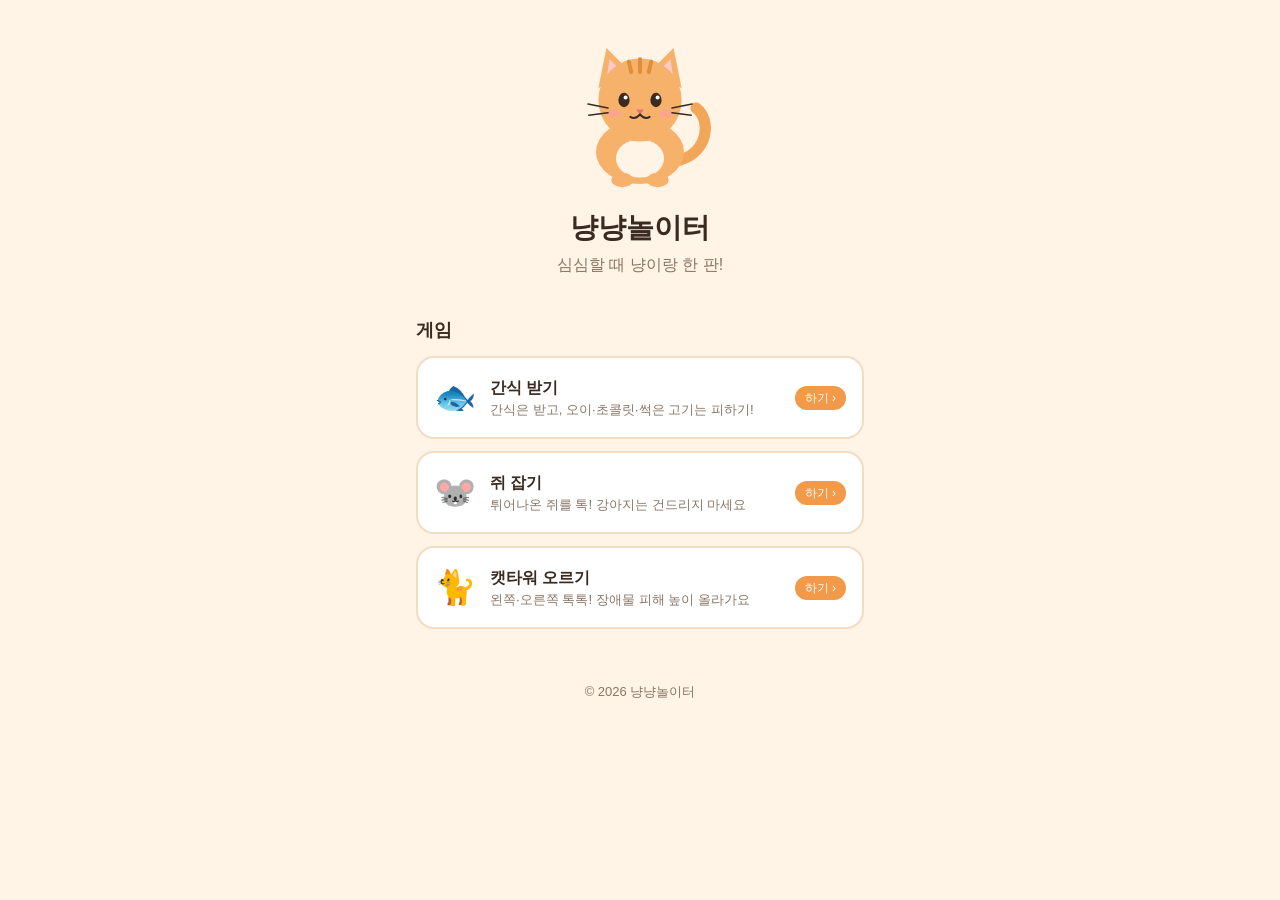
<file: index.html>
<!doctype html>
<html lang="ko">
<head>
  <meta charset="utf-8">
  <meta name="viewport" content="width=device-width, initial-scale=1, viewport-fit=cover">
  <title>냥냥놀이터 - 고양이와 함께하는 한 판 게임</title>
  <meta name="description" content="심심할 때 한 판! 고양이 냥이와 함께하는 간단한 휴대폰 게임 모음.">
  <meta name="theme-color" content="#fff4e6">
  <link rel="icon" href="assets/cat.svg" type="image/svg+xml">
  <link rel="stylesheet" href="assets/style.css">
</head>
<body>
  <header class="hero">
    <img class="hero-cat" src="assets/cat.svg" alt="고양이 냥이" width="160" height="160">
    <h1>냥냥놀이터</h1>
    <p class="tagline">심심할 때 냥이랑 한 판!</p>
  </header>

  <main>
    <h2 class="section-title">게임</h2>
    <ul class="game-list">
      <li>
        <a class="game-card" href="games/snack/">
          <span class="game-icon" aria-hidden="true">🐟</span>
          <span class="game-text">
            <strong>간식 받기</strong>
            <small>간식은 받고, 오이·초콜릿·썩은 고기는 피하기!</small>
          </span>
          <span class="badge play">하기 ›</span>
        </a>
      </li>
      <li>
        <a class="game-card" href="games/mouse/">
          <span class="game-icon" aria-hidden="true">🐭</span>
          <span class="game-text">
            <strong>쥐 잡기</strong>
            <small>튀어나온 쥐를 톡! 강아지는 건드리지 마세요</small>
          </span>
          <span class="badge play">하기 ›</span>
        </a>
      </li>
      <li>
        <a class="game-card" href="games/tower/">
          <span class="game-icon" aria-hidden="true">🐈</span>
          <span class="game-text">
            <strong>캣타워 오르기</strong>
            <small>왼쪽·오른쪽 톡톡! 장애물 피해 높이 올라가요</small>
          </span>
          <span class="badge play">하기 ›</span>
        </a>
      </li>
    </ul>
  </main>

  <footer>
    <p>© 2026 냥냥놀이터</p>
  </footer>
</body>
</html>
</file>
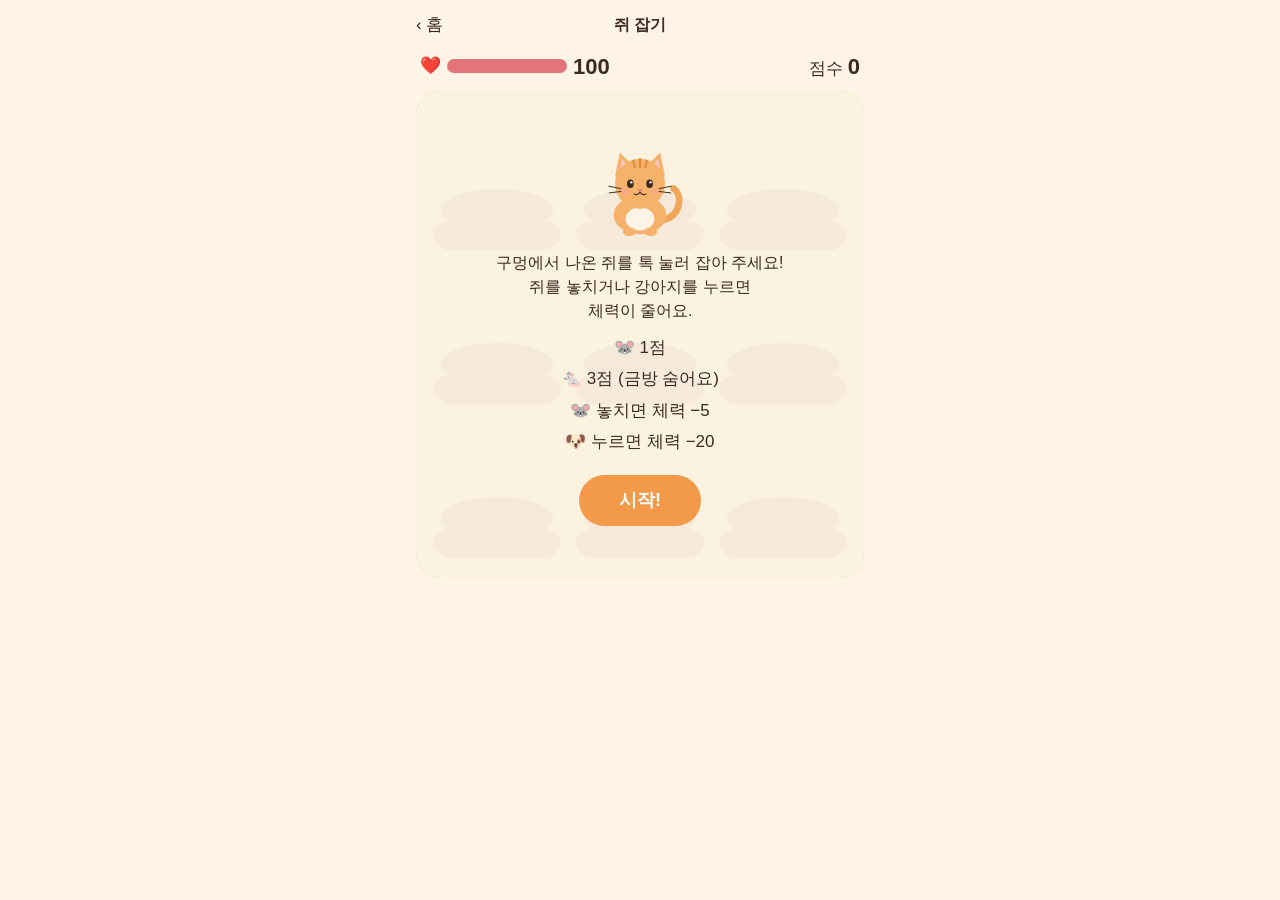
<file: games/mouse/index.html>
<!doctype html>
<html lang="ko">
<head>
  <meta charset="utf-8">
  <meta name="viewport" content="width=device-width, initial-scale=1, viewport-fit=cover">
  <title>쥐 잡기 - 냥냥놀이터</title>
  <meta name="description" content="구멍에서 튀어나오는 쥐를 냥이 앞발로 잡아 주세요. 강아지는 건드리면 안 돼요!">
  <meta name="theme-color" content="#fff4e6">
  <link rel="icon" href="../../assets/cat.svg" type="image/svg+xml">
  <link rel="stylesheet" href="../../assets/style.css">
  <link rel="stylesheet" href="mouse.css">
</head>
<body>
  <nav class="topbar">
    <a class="back" href="../../">‹ 홈</a>
    <span class="title">쥐 잡기</span>
    <span class="best" id="best"></span>
  </nav>

  <div class="hud">
    <span class="hp">❤️ <span class="hp-bar"><i id="hp"></i></span> <b id="hp-text">100</b></span>
    <span>점수 <b id="score">0</b></span>
  </div>

  <section class="field" id="field">
    <div class="holes" id="holes"></div>
    <div class="overlay" id="start">
      <img src="../../assets/cat.svg" alt="" width="96" height="96">
      <p>
        구멍에서 나온 쥐를 톡 눌러 잡아 주세요!<br>
        쥐를 놓치거나 강아지를 누르면<br>체력이 줄어요.
      </p>
      <ul class="legend">
        <li>🐭 1점</li>
        <li>🐁 3점 (금방 숨어요)</li>
        <li>🐭 놓치면 체력 −5</li>
        <li>🐶 누르면 체력 −20</li>
      </ul>
      <button type="button" id="start-btn">시작!</button>
    </div>
  </section>

  <dialog id="result">
    <form method="dialog">
      <img src="../../assets/cat.svg" alt="" width="80" height="80">
      <p class="result-title" id="result-title"></p>
      <p class="result-score"><b id="result-score">0</b>점</p>
      <p class="result-time" id="result-time"></p>
      <p class="result-best" id="result-best"></p>
      <button type="submit" value="again">한 판 더!</button>
    </form>
  </dialog>

  <script src="mouse.js"></script>
</body>
</html>
</file>
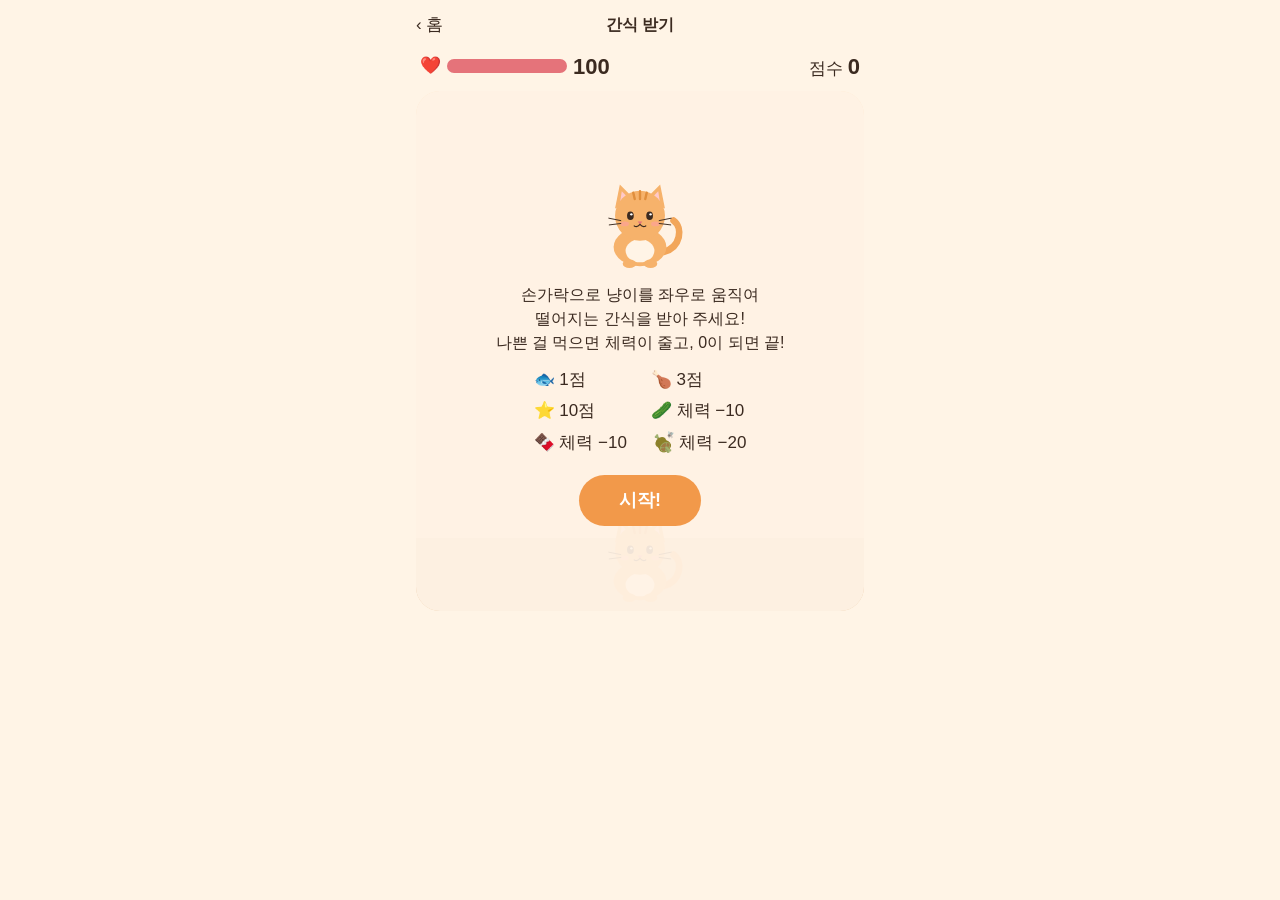
<file: games/snack/index.html>
<!doctype html>
<html lang="ko">
<head>
  <meta charset="utf-8">
  <meta name="viewport" content="width=device-width, initial-scale=1, viewport-fit=cover">
  <title>간식 받기 - 냥냥놀이터</title>
  <meta name="description" content="떨어지는 간식을 냥이가 받아 먹게 해 주세요. 오이, 초콜릿, 썩은 고기를 피하면 오래 버틸 수 있어요!">
  <meta name="theme-color" content="#fff4e6">
  <link rel="icon" href="../../assets/cat.svg" type="image/svg+xml">
  <link rel="stylesheet" href="../../assets/style.css">
  <link rel="stylesheet" href="snack.css">
</head>
<body>
  <nav class="topbar">
    <a class="back" href="../../">‹ 홈</a>
    <span class="title">간식 받기</span>
    <span class="best" id="best"></span>
  </nav>

  <div class="hud">
    <span class="hp">❤️ <span class="hp-bar"><i id="hp"></i></span> <b id="hp-text">100</b></span>
    <span>점수 <b id="score">0</b></span>
  </div>

  <section class="field" id="field">
    <canvas id="canvas"></canvas>
    <div class="overlay" id="start">
      <img src="../../assets/cat.svg" alt="" width="96" height="96">
      <p>
        손가락으로 냥이를 좌우로 움직여<br>떨어지는 간식을 받아 주세요!<br>
        나쁜 걸 먹으면 체력이 줄고, 0이 되면 끝!
      </p>
      <ul class="legend">
        <li>🐟 1점</li>
        <li>🍗 3점</li>
        <li>⭐ 10점</li>
        <li>🥒 체력 −10</li>
        <li>🍫 체력 −10</li>
        <li><img id="legend-rotten" alt="썩은 고기" width="24" height="24"> 체력 −20</li>
      </ul>
      <button type="button" id="start-btn">시작!</button>
    </div>
  </section>

  <dialog id="result">
    <form method="dialog">
      <img src="../../assets/cat.svg" alt="" width="80" height="80">
      <p class="result-title" id="result-title"></p>
      <p class="result-score"><b id="result-score">0</b>점</p>
      <p class="result-time" id="result-time"></p>
      <p class="result-best" id="result-best"></p>
      <button type="submit" value="again">한 판 더!</button>
    </form>
  </dialog>

  <script src="snack.js"></script>
</body>
</html>
</file>
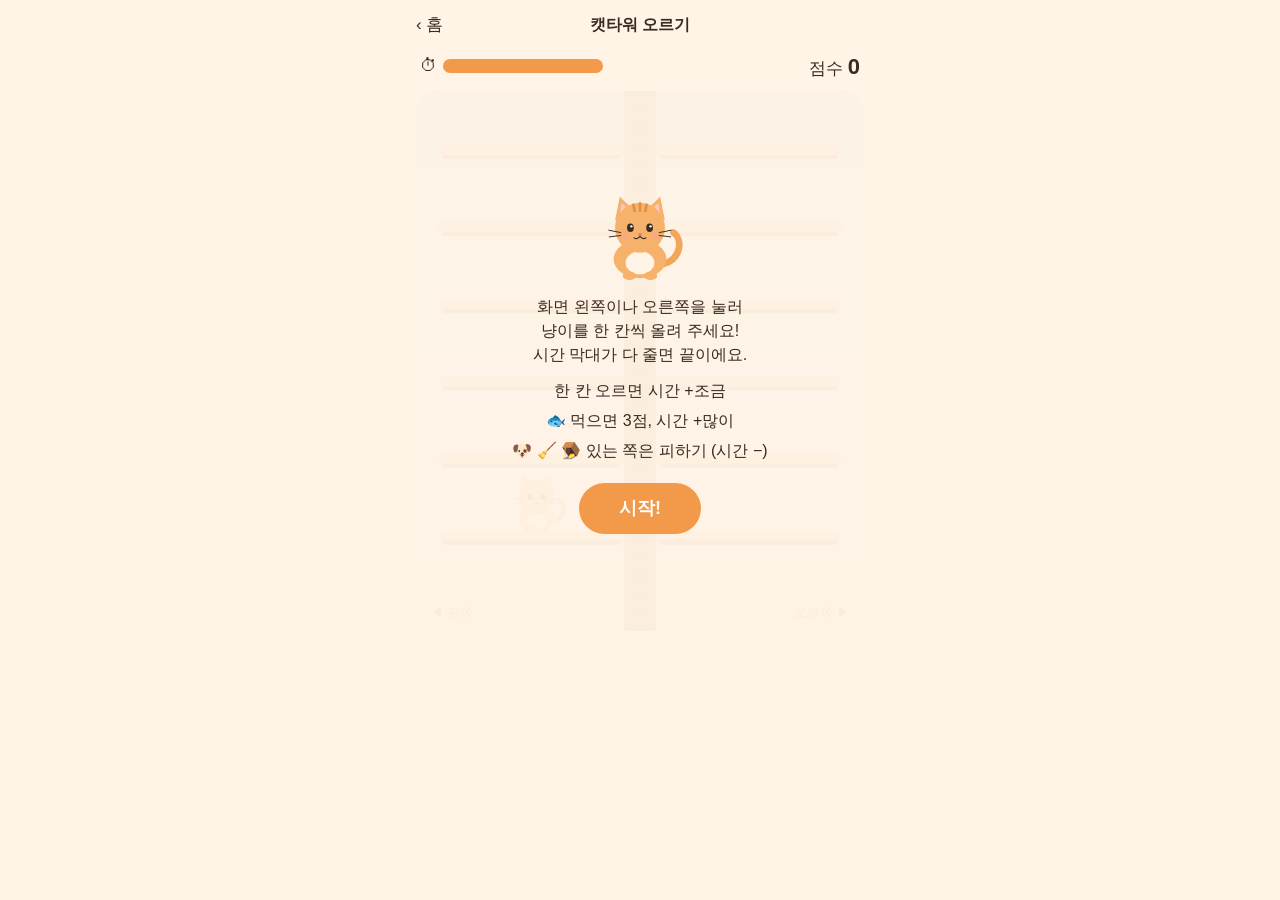
<file: games/tower/index.html>
<!doctype html>
<html lang="ko">
<head>
  <meta charset="utf-8">
  <meta name="viewport" content="width=device-width, initial-scale=1, viewport-fit=cover">
  <title>캣타워 오르기 - 냥냥놀이터</title>
  <meta name="description" content="왼쪽, 오른쪽을 눌러 냥이가 캣타워를 오르게 해 주세요. 장애물을 피해 시간이 다 되기 전에 높이!">
  <meta name="theme-color" content="#fff4e6">
  <link rel="icon" href="../../assets/cat.svg" type="image/svg+xml">
  <link rel="stylesheet" href="../../assets/style.css">
  <link rel="stylesheet" href="tower.css">
</head>
<body>
  <nav class="topbar">
    <a class="back" href="../../">‹ 홈</a>
    <span class="title">캣타워 오르기</span>
    <span class="best" id="best"></span>
  </nav>

  <div class="hud">
    <span class="timer">⏱ <span class="time-bar"><i id="time"></i></span></span>
    <span>점수 <b id="score">0</b></span>
  </div>

  <section class="field" id="field">
    <canvas id="canvas"></canvas>
    <div class="side-hint" aria-hidden="true"><span>◀ 왼쪽</span><span>오른쪽 ▶</span></div>
    <div class="overlay" id="start">
      <img src="../../assets/cat.svg" alt="" width="96" height="96">
      <p>
        화면 왼쪽이나 오른쪽을 눌러<br>냥이를 한 칸씩 올려 주세요!<br>
        시간 막대가 다 줄면 끝이에요.
      </p>
      <ul class="legend">
        <li>한 칸 오르면 시간 +조금</li>
        <li>🐟 먹으면 3점, 시간 +많이</li>
        <li>🐶 🧹 🪤 있는 쪽은 피하기 (시간 −)</li>
      </ul>
      <button type="button" id="start-btn">시작!</button>
    </div>
  </section>

  <dialog id="result">
    <form method="dialog">
      <img src="../../assets/cat.svg" alt="" width="80" height="80">
      <p class="result-title" id="result-title"></p>
      <p class="result-score"><b id="result-score">0</b>점</p>
      <p class="result-time" id="result-time"></p>
      <p class="result-best" id="result-best"></p>
      <button type="submit" value="again">한 판 더!</button>
    </form>
  </dialog>

  <script src="tower.js"></script>
</body>
</html>
</file>
<file: assets/style.css>
:root {
  --bg: #fff4e6;
  --card: #ffffff;
  --text: #3b2a20;
  --muted: #8a7566;
  --accent: #f2994a;
  --line: #f3dcc4;
}

* { box-sizing: border-box; }

html, body { margin: 0; }

body {
  background: var(--bg);
  color: var(--text);
  font-family: -apple-system, BlinkMacSystemFont, "Apple SD Gothic Neo", "Noto Sans KR", "Malgun Gothic", sans-serif;
  line-height: 1.5;
  max-width: 480px;
  margin: 0 auto;
  padding: 0 16px env(safe-area-inset-bottom);
  -webkit-tap-highlight-color: transparent;
}

.hero {
  text-align: center;
  padding: 32px 0 16px;
}

.hero-cat {
  width: 160px;
  height: 160px;
  animation: bob 2.4s ease-in-out infinite;
}

@keyframes bob {
  0%, 100% { transform: translateY(0); }
  50% { transform: translateY(-6px); }
}

h1 {
  font-size: 28px;
  margin: 8px 0 0;
}

.tagline {
  color: var(--muted);
  margin: 4px 0 0;
}

.section-title {
  font-size: 18px;
  margin: 24px 0 12px;
}

.game-list {
  list-style: none;
  margin: 0;
  padding: 0;
  display: grid;
  gap: 12px;
}

.game-card {
  display: flex;
  align-items: center;
  gap: 14px;
  background: var(--card);
  border: 2px solid var(--line);
  border-radius: 18px;
  padding: 14px 16px;
  color: inherit;
  text-decoration: none;
}

a.game-card:active { transform: scale(0.98); }

.game-card.soon { opacity: 0.75; }

.game-icon { font-size: 34px; }

.game-text {
  display: flex;
  flex-direction: column;
  flex: 1;
  min-width: 0;
}

.game-text small { color: var(--muted); }

.badge {
  font-size: 12px;
  background: var(--line);
  color: var(--muted);
  border-radius: 999px;
  padding: 3px 10px;
  white-space: nowrap;
}

footer {
  text-align: center;
  color: var(--muted);
  font-size: 13px;
  padding: 40px 0 24px;
}

@media (prefers-reduced-motion: reduce) {
  .hero-cat { animation: none; }
}

.badge.play {
  background: var(--accent);
  color: #fff;
}
</file>
<file: games/mouse/mouse.css>
.topbar {
  display: flex;
  align-items: center;
  justify-content: space-between;
  padding: 12px 0;
}

.topbar .back {
  color: var(--text);
  text-decoration: none;
  font-size: 17px;
  min-width: 64px;
}

.topbar .title { font-weight: 700; }

.topbar .best {
  min-width: 64px;
  text-align: right;
  color: var(--muted);
  font-size: 14px;
}

.hud {
  display: flex;
  justify-content: space-between;
  align-items: center;
  font-size: 17px;
  padding: 0 4px 8px;
}

.hud b { font-size: 22px; }

.hp {
  display: flex;
  align-items: center;
  gap: 6px;
}

.hp b { min-width: 36px; }

.hp-bar {
  width: 120px;
  height: 14px;
  border-radius: 999px;
  background: var(--line);
  overflow: hidden;
}

.hp-bar i {
  display: block;
  height: 100%;
  width: 100%;
  background: #e5737a;
  transition: width 0.2s;
}

.hp-bar i.low { background: #d64545; animation: blink 0.6s steps(2) infinite; }

@keyframes blink { 50% { opacity: 0.4; } }

.field {
  position: relative;
  border-radius: 24px;
  background: #b8d98a;
  padding: 20px 14px;
  overflow: hidden;
  touch-action: manipulation;
  user-select: none;
  -webkit-user-select: none;
}

.field.hurt { animation: hurt 0.3s; }

@keyframes hurt {
  0%, 100% { transform: translateX(0); }
  25% { transform: translateX(-6px); }
  75% { transform: translateX(6px); }
}

.holes {
  display: grid;
  grid-template-columns: repeat(3, 1fr);
  gap: 14px 10px;
}

/* 구멍 하나. 아래쪽 흙더미가 튀어나온 동물의 아랫부분을 가린다. */
.hole {
  position: relative;
  aspect-ratio: 1 / 1.05;
  border: 0;
  padding: 0;
  background: none;
  overflow: hidden;
  cursor: pointer;
}

.hole::before {
  content: "";
  position: absolute;
  left: 8%;
  right: 8%;
  bottom: 14%;
  height: 30%;
  border-radius: 50%;
  background: #5b3d2a;
}

.hole::after {
  content: "";
  position: absolute;
  left: 2%;
  right: 2%;
  bottom: 0;
  height: 26%;
  border-radius: 50% 50% 18px 18px;
  background: #8a5a3b;
  z-index: 2;
}

.critter {
  position: absolute;
  left: 0;
  right: 0;
  bottom: 18%;
  font-size: min(15vw, 64px);
  line-height: 1;
  text-align: center;
  transform: translateY(110%);
  transition: transform 0.12s ease-out;
  z-index: 1;
  pointer-events: none;
}

.hole.up .critter { transform: translateY(0); }

.hole.hit .critter { transform: translateY(10%) scale(0.85); filter: grayscale(0.6); }

.paw {
  position: absolute;
  left: 50%;
  top: 20%;
  font-size: min(12vw, 48px);
  transform: translateX(-50%);
  z-index: 3;
  pointer-events: none;
  animation: paw 0.35s ease-out forwards;
}

@keyframes paw {
  0% { transform: translate(-50%, -40%) scale(1.3); opacity: 0; }
  30% { transform: translate(-50%, 0) scale(1); opacity: 1; }
  100% { transform: translate(-50%, 0) scale(1); opacity: 0; }
}

.pop {
  position: absolute;
  left: 50%;
  top: 0;
  transform: translateX(-50%);
  font-weight: 700;
  font-size: 22px;
  z-index: 4;
  pointer-events: none;
  animation: pop 0.7s ease-out forwards;
}

.pop.good { color: #e07b1f; }

.pop.bad { color: #d64545; }

@keyframes pop {
  from { transform: translate(-50%, 10px); opacity: 1; }
  to { transform: translate(-50%, -30px); opacity: 0; }
}

.overlay {
  position: absolute;
  inset: 0;
  display: flex;
  flex-direction: column;
  align-items: center;
  justify-content: center;
  text-align: center;
  padding: 24px;
  background: rgba(255, 244, 230, 0.94);
  z-index: 10;
}

.overlay[hidden] { display: none; }

.overlay p { margin: 12px 0; }

.legend {
  list-style: none;
  margin: 0 0 20px;
  padding: 0;
  display: grid;
  gap: 6px;
  font-size: 17px;
}

.overlay button,
dialog button {
  background: var(--accent);
  color: #fff;
  border: 0;
  border-radius: 999px;
  padding: 12px 40px;
  font: inherit;
  font-size: 18px;
  font-weight: 700;
}

.overlay button:active,
dialog button:active { transform: scale(0.97); }

dialog {
  border: 0;
  border-radius: 24px;
  padding: 24px;
  width: min(320px, calc(100% - 32px));
  text-align: center;
}

dialog::backdrop { background: rgba(59, 42, 32, 0.4); }

dialog button { width: 100%; }

.result-title { margin: 8px 0 0; font-weight: 700; }

.result-score { margin: 4px 0; }

.result-score b { font-size: 44px; color: var(--accent); }

.result-time { margin: 0; font-weight: 700; }

.result-best { margin: 0 0 16px; color: var(--muted); }

@media (prefers-reduced-motion: reduce) {
  .field.hurt { animation: none; }
}
</file>
<file: games/snack/snack.css>
.topbar {
  display: flex;
  align-items: center;
  justify-content: space-between;
  padding: 12px 0;
}

.topbar .back {
  color: var(--text);
  text-decoration: none;
  font-size: 17px;
  min-width: 64px;
}

.topbar .title { font-weight: 700; }

.topbar .best {
  min-width: 64px;
  text-align: right;
  color: var(--muted);
  font-size: 14px;
}

.hud {
  display: flex;
  justify-content: space-between;
  font-size: 17px;
  align-items: center;
  padding: 0 4px 8px;
}

.hud b { font-size: 22px; }

.hp {
  display: flex;
  align-items: center;
  gap: 6px;
}

.hp b { min-width: 36px; }

.hp-bar {
  width: 120px;
  height: 14px;
  border-radius: 999px;
  background: var(--line);
  overflow: hidden;
}

.hp-bar i {
  display: block;
  height: 100%;
  width: 100%;
  background: #e5737a;
  transition: width 0.2s;
}

.hp-bar i.low { background: #d64545; animation: blink 0.6s steps(2) infinite; }

@keyframes blink { 50% { opacity: 0.4; } }

.field {
  position: relative;
  height: min(520px, calc(100dvh - 140px));
  min-height: 360px;
  border-radius: 24px;
  background: linear-gradient(#ffe8cc 0 86%, #e9c9a3 86%);
  overflow: hidden;
  touch-action: none;
  user-select: none;
  -webkit-user-select: none;
}

.field canvas {
  display: block;
  width: 100%;
  height: 100%;
}

.overlay {
  position: absolute;
  inset: 0;
  display: flex;
  flex-direction: column;
  align-items: center;
  justify-content: center;
  text-align: center;
  padding: 24px;
  background: rgba(255, 244, 230, 0.92);
}

.overlay[hidden] { display: none; }

.overlay p { margin: 12px 0; }

.legend {
  list-style: none;
  margin: 0 0 20px;
  padding: 0;
  display: grid;
  grid-template-columns: repeat(2, auto);
  gap: 6px 24px;
  font-size: 17px;
}

.legend li { display: flex; align-items: center; gap: 4px; }

.overlay button,
dialog button {
  background: var(--accent);
  color: #fff;
  border: 0;
  border-radius: 999px;
  padding: 12px 40px;
  font: inherit;
  font-size: 18px;
  font-weight: 700;
}

.overlay button:active,
dialog button:active { transform: scale(0.97); }

dialog {
  border: 0;
  border-radius: 24px;
  padding: 24px;
  width: min(320px, calc(100% - 32px));
  text-align: center;
}

dialog::backdrop { background: rgba(59, 42, 32, 0.4); }

dialog button { width: 100%; }

.result-title { margin: 8px 0 0; font-weight: 700; }

.result-score { margin: 4px 0; }

.result-score b { font-size: 44px; color: var(--accent); }

.result-time { margin: 0; font-weight: 700; }

.result-best { margin: 0 0 16px; color: var(--muted); }
</file>
<file: games/tower/tower.css>
.topbar {
  display: flex;
  align-items: center;
  justify-content: space-between;
  padding: 12px 0;
}

.topbar .back {
  color: var(--text);
  text-decoration: none;
  font-size: 17px;
  min-width: 64px;
}

.topbar .title { font-weight: 700; }

.topbar .best {
  min-width: 64px;
  text-align: right;
  color: var(--muted);
  font-size: 14px;
}

.hud {
  display: flex;
  justify-content: space-between;
  align-items: center;
  font-size: 17px;
  padding: 0 4px 8px;
}

.hud b { font-size: 22px; }

.timer {
  display: flex;
  align-items: center;
  gap: 6px;
}

.time-bar {
  width: 160px;
  height: 14px;
  border-radius: 999px;
  background: var(--line);
  overflow: hidden;
}

.time-bar i {
  display: block;
  height: 100%;
  width: 100%;
  background: var(--accent);
}

.time-bar i.low { background: #d64545; animation: blink 0.5s steps(2) infinite; }

@keyframes blink { 50% { opacity: 0.4; } }

.field {
  position: relative;
  height: min(540px, calc(100dvh - 140px));
  min-height: 380px;
  border-radius: 24px;
  background: linear-gradient(#cfe8ff, #fff4e6);
  overflow: hidden;
  touch-action: none;
  user-select: none;
  -webkit-user-select: none;
}

.field canvas {
  display: block;
  width: 100%;
  height: 100%;
}

.side-hint {
  position: absolute;
  left: 0;
  right: 0;
  bottom: 8px;
  display: flex;
  justify-content: space-between;
  padding: 0 14px;
  color: var(--muted);
  font-size: 13px;
  pointer-events: none;
}

.overlay {
  position: absolute;
  inset: 0;
  display: flex;
  flex-direction: column;
  align-items: center;
  justify-content: center;
  text-align: center;
  padding: 24px;
  background: rgba(255, 244, 230, 0.94);
}

.overlay[hidden] { display: none; }

.overlay p { margin: 12px 0; }

.legend {
  list-style: none;
  margin: 0 0 20px;
  padding: 0;
  display: grid;
  gap: 6px;
  font-size: 16px;
}

.overlay button,
dialog button {
  background: var(--accent);
  color: #fff;
  border: 0;
  border-radius: 999px;
  padding: 12px 40px;
  font: inherit;
  font-size: 18px;
  font-weight: 700;
}

.overlay button:active,
dialog button:active { transform: scale(0.97); }

dialog {
  border: 0;
  border-radius: 24px;
  padding: 24px;
  width: min(320px, calc(100% - 32px));
  text-align: center;
}

dialog::backdrop { background: rgba(59, 42, 32, 0.4); }

dialog button { width: 100%; }

.result-title { margin: 8px 0 0; font-weight: 700; }

.result-score { margin: 4px 0; }

.result-score b { font-size: 44px; color: var(--accent); }

.result-time { margin: 0; font-weight: 700; }

.result-best { margin: 0 0 16px; color: var(--muted); }
</file>
